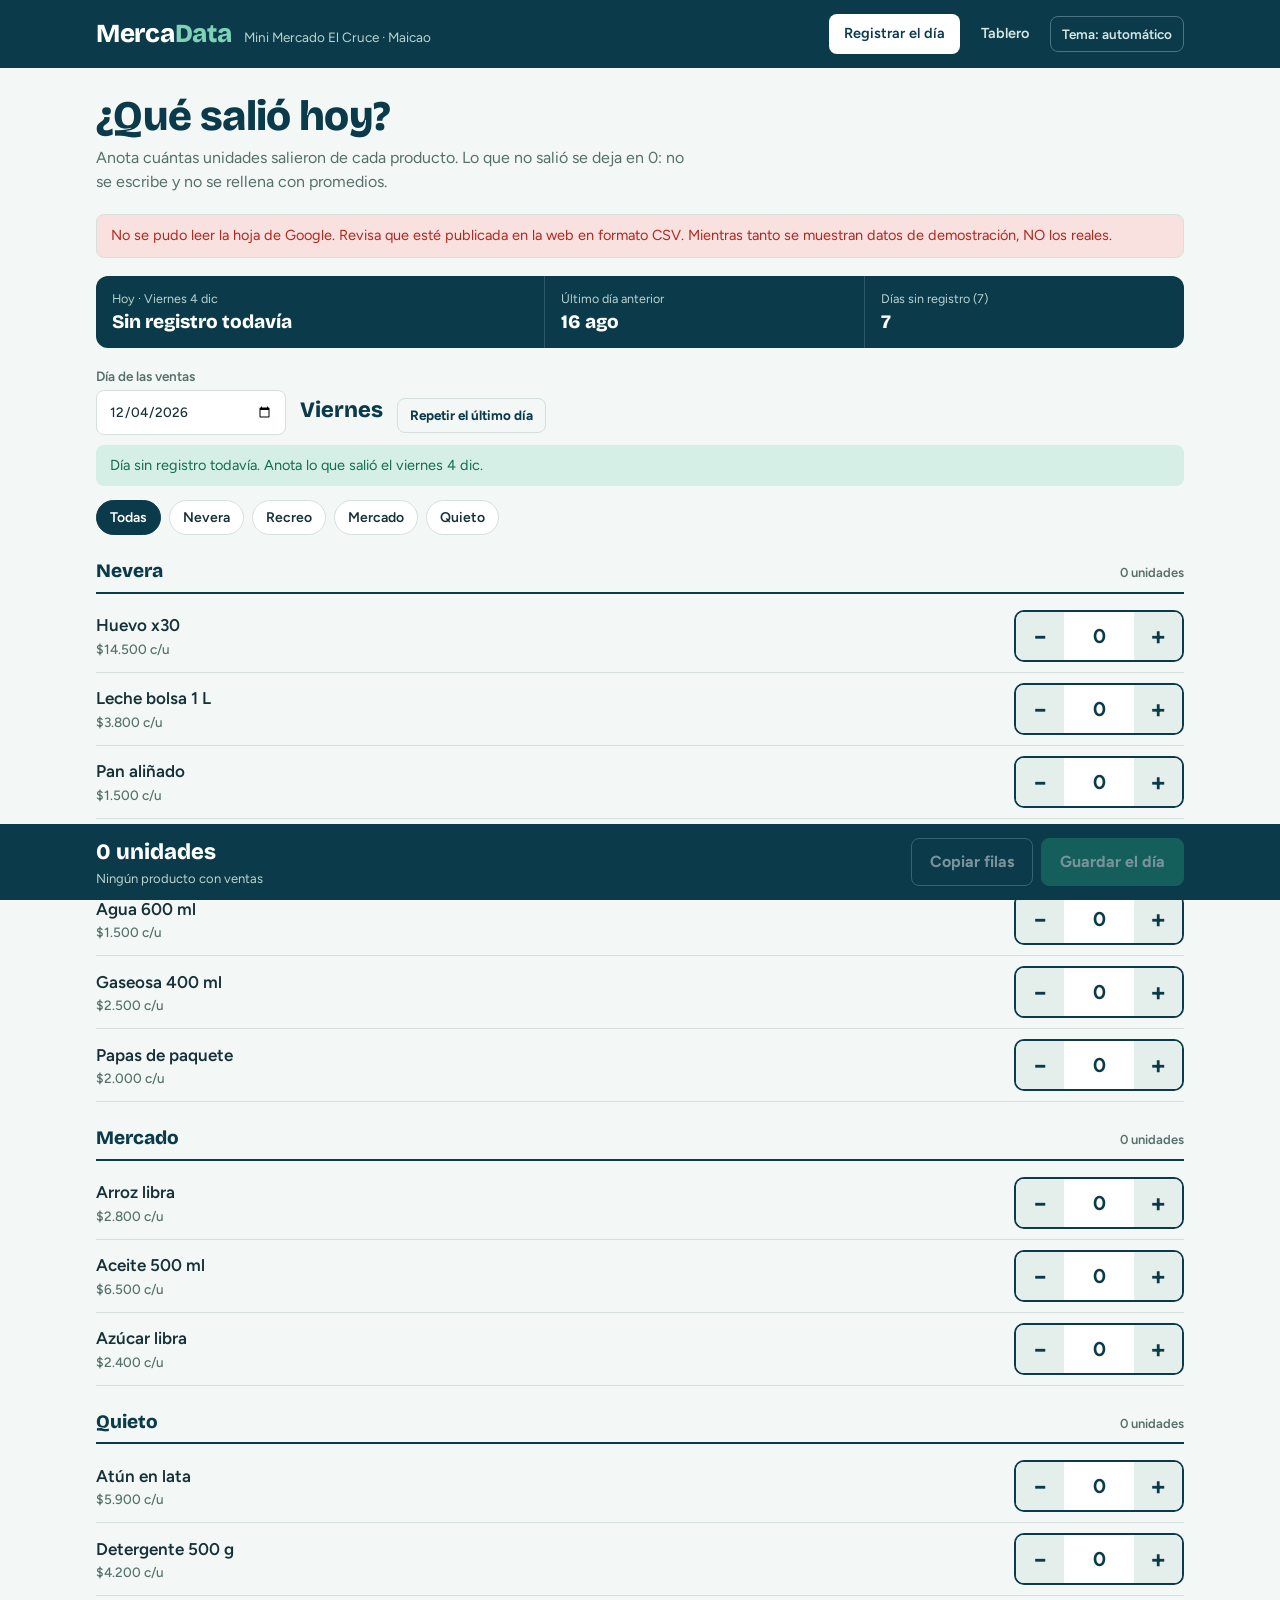
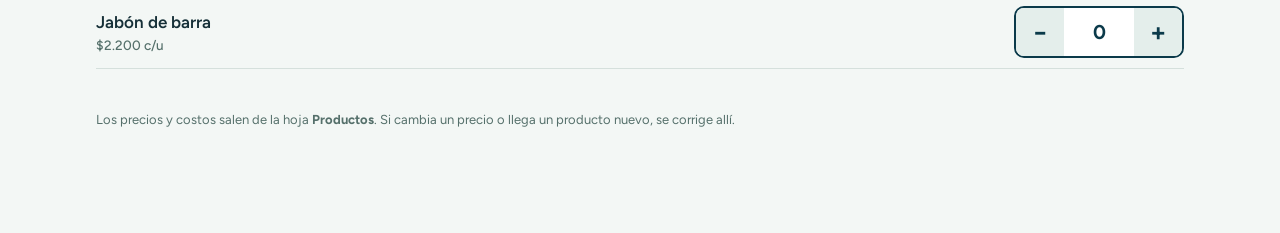
<file: index.html>
<!doctype html>
<html lang="es">
<head>
<meta charset="utf-8">
<meta name="viewport" content="width=device-width, initial-scale=1">
<title>MercaData · Registrar el día</title>
<link rel="icon" href="data:image/svg+xml,%3Csvg xmlns='http://www.w3.org/2000/svg' viewBox='0 0 32 32'%3E%3Crect width='32' height='32' rx='7' fill='%230b3a4a'/%3E%3Cpath d='M7 22V10l9 8 9-8v12' fill='none' stroke='%237fd1b8' stroke-width='3' stroke-linejoin='round'/%3E%3C/svg%3E">
<link rel="preconnect" href="https://fonts.googleapis.com"><link rel="preconnect" href="https://fonts.gstatic.com" crossorigin>
<link href="https://fonts.googleapis.com/css2?family=Bricolage+Grotesque:opsz,wght@12..96,500;12..96,800&family=Figtree:wght@400;500;600;700&display=swap" rel="stylesheet">
<script>try{var _t=localStorage.getItem("md-tema");if(_t)document.documentElement.setAttribute("data-theme",_t)}catch(e){}</script>
<link rel="stylesheet" href="mercadata.css?v=4">
<style>
.hero { padding-block: 26px 8px; }
.hero h1 { font-family: var(--f-display); font-weight: 800; font-size: clamp(28px, 5vw, 42px); line-height: 1.05; margin: 0 0 8px; letter-spacing: -.015em; color: var(--ink); }
.hero p { margin: 0; color: var(--muted); max-width: 60ch; }
.hoy { margin-top: 18px; }
.hoy-card { display: grid; grid-template-columns: 1.4fr 1fr 1fr; gap: 0; background: var(--head); color: #fff; border-radius: 12px; overflow: hidden; }
.hoy-card > div { padding: 14px 16px; border-left: 1px solid #2c5868; min-width: 0; }
.hoy-card > div:first-child { border-left: 0; }
.hoy-card small { display: block; color: #b9d4cd; font-size: 12.5px; }
.hoy-card b { display: block; font-family: var(--f-display); font-weight: 800; font-size: 19px; line-height: 1.2; margin-top: 3px; }
.datebar { display: flex; gap: 14px; align-items: end; flex-wrap: wrap; margin-block: 18px 6px; }
.datebar label.f { width: 190px; }
.datebar .dn { font-family: var(--f-display); font-weight: 800; font-size: 22px; color: var(--ink); padding-bottom: 8px; }
.datebar .btn { margin-bottom: 2px; }
.notice { padding: 10px 14px; border-radius: 8px; font-size: 14.5px; background: var(--green-soft); color: var(--good); margin-block: 10px; animation: rise .35s ease both; }
.notice.warn { background: var(--warn-soft); color: var(--warn); }
.filtro { margin: 14px 0 0; }
.grp { margin-top: 22px; }
.grp h2 { font-family: var(--f-display); font-weight: 800; font-size: 19px; color: var(--ink); margin: 0 0 6px; padding-bottom: 6px; border-bottom: 2px solid var(--ink); display: flex; justify-content: space-between; align-items: baseline; gap: 10px; }
.grp h2 small { font: 600 13px var(--f-body); color: var(--muted); }
.row { display: grid; grid-template-columns: 1fr auto; gap: 12px; align-items: center; padding: 10px 0; border-bottom: 1px solid var(--line); }
.row .n { font-weight: 600; font-size: 17px; }
.row .n small { display: block; font-weight: 500; font-size: 13.5px; color: var(--muted); }
.step { display: inline-grid; grid-template-columns: 48px 70px 48px; align-items: stretch; border: 2px solid var(--btn); border-radius: 10px; overflow: hidden; background: var(--card); }
.step button { appearance: none; border: 0; background: var(--soft); font-size: 26px; font-weight: 700; color: var(--ink); cursor: pointer; line-height: 1; min-height: 48px; }
.step button:hover { background: var(--track); }
.step button:active { filter: brightness(.95); }
.step input { border: 0; border-radius: 0; text-align: center; font: 700 20px var(--f-body); padding: 0; width: 100%; background: var(--card); color: var(--ink); -moz-appearance: textfield; }
.step input::-webkit-outer-spin-button, .step input::-webkit-inner-spin-button { -webkit-appearance: none; margin: 0; }
.row.on .step { border-color: var(--go); }
.row.on .step input { color: var(--green); }
.bar { position: fixed; left: 0; right: 0; bottom: 0; background: var(--head); color: #fff; z-index: 20; padding-bottom: env(safe-area-inset-bottom); }
.bar .wrap { display: flex; gap: 14px; align-items: center; justify-content: space-between; padding-block: 12px; flex-wrap: wrap; }
.bar .sum b { font-family: var(--f-display); font-size: 22px; font-weight: 800; }
.bar .sum small { display: block; color: #b9d4cd; font-size: 13px; }
.bar .acts { display: flex; gap: 8px; }
.bar .btn.ghost { color: #fff; border-color: #6c98a6; background: transparent; }
.bar .btn.ghost:hover { background: #164e63; }
.done { background: var(--good-soft); color: var(--good); border-radius: 8px; padding: 14px 16px; margin-block: 14px; animation: rise .4s ease both; }
.done b { font-family: var(--f-display); font-size: 19px; }
dialog { border: 0; border-radius: 12px; padding: 0; max-width: min(440px, calc(100% - 32px)); background: var(--card); color: var(--ink-2); box-shadow: 0 20px 60px rgba(0,0,0,.35); }
dialog::backdrop { background: rgba(6,34,43,.6); }
dialog .sheet { padding: 22px; display: grid; gap: 14px; }
dialog h2 { margin: 0; font-family: var(--f-display); font-size: 22px; color: var(--ink); }
dialog .acts { display: flex; gap: 8px; justify-content: flex-end; flex-wrap: wrap; }
@media (max-width: 520px) {
  .bar .acts { width: 100%; }
  .bar .acts .btn { flex: 1; }
  .step { grid-template-columns: 44px 58px 44px; }
  .hoy-card { grid-template-columns: 1fr 1fr; }
  .hoy-card > div:first-child { grid-column: 1 / -1; border-left: 0; border-bottom: 1px solid #2c5868; }
  .hoy-card > div:nth-child(3) { border-left: 0; }
}
</style>
</head>
<body>
<header class="top">
  <div class="wrap">
    <a class="brand" href="index.html"><span class="wordmark">Merca<i>Data</i></span><span class="slogan" id="negocio">El cuaderno del tendero, leído</span></a>
    <nav class="nav" aria-label="Principal"><a href="index.html" aria-current="page">Registrar el día</a><a href="tablero.html">Tablero</a><button class="theme-btn" id="tema" type="button" aria-label="Cambiar el tema">Tema: automático</button></nav>
  </div>
</header>

<main class="wrap">
  <section class="hero">
    <h1>¿Qué salió hoy?</h1>
    <p>Anota cuántas unidades salieron de cada producto. Lo que no salió se deja en 0: no se escribe y no se rellena con promedios.</p>
  </section>
  <div id="avisos"></div>
  <div class="hoy" id="hoy" aria-live="polite"></div>
  <div class="datebar">
    <label class="f">Día de las ventas<input type="date" id="fecha"></label>
    <span class="dn" id="dn"></span>
    <button class="btn ghost sm" id="repetir" type="button">Repetir el último día</button>
  </div>
  <div id="aviso-dia" aria-live="polite"></div>
  <div class="filtro"><div class="chips" id="cats" role="group" aria-label="Filtrar por canasta"></div></div>
  <div id="lista"></div>
  <div id="resultado" aria-live="polite"></div>
  <p class="foot">Los precios y costos salen de la hoja <b>Productos</b>. Si cambia un precio o llega un producto nuevo, se corrige allí.</p>
</main>

<div class="bar">
  <div class="wrap">
    <div class="sum"><b id="s-uni">0 unidades</b><small id="s-det">Ningún producto con ventas</small></div>
    <div class="acts">
      <button class="btn ghost" id="copiar" type="button">Copiar filas</button>
      <button class="btn go" id="guardar" type="button">Guardar el día</button>
    </div>
  </div>
</div>

<dialog id="dlg" aria-labelledby="dlg-h">
  <div class="sheet">
    <h2 id="dlg-h">Ese día ya tiene ventas</h2>
    <p id="dlg-p" style="margin:0"></p>
    <div class="acts"><button class="btn ghost" id="dlg-no" type="button">No, revisar</button><button class="btn go" id="dlg-si" type="button">Sí, reemplazar</button></div>
  </div>
</dialog>
<div class="toast" id="toast" hidden></div>

<script src="config.js?v=4"></script>
<script src="demo-data.js?v=4"></script>
<script src="lib.js?v=4"></script>
<script>
(function () {
  "use strict";
  var TEMAS = { auto: "Tema: automático", light: "Tema: claro", dark: "Tema: oscuro" };
  function temaActual() { return document.documentElement.getAttribute("data-theme") || "auto"; }
  function pintaTema() { document.getElementById("tema").textContent = TEMAS[temaActual()]; }
  document.getElementById("tema").addEventListener("click", function () {
    var sig = { auto: "light", light: "dark", dark: "auto" }[temaActual()] || "auto";
    if (sig === "auto") document.documentElement.removeAttribute("data-theme"); else document.documentElement.setAttribute("data-theme", sig);
    try { if (sig === "auto") localStorage.removeItem("md-tema"); else localStorage.setItem("md-tema", sig); } catch (e) {}
    pintaTema();
  });
  pintaTema();
})();
</script>
<script>
(function () {
  "use strict";
  var $ = function (id) { return document.getElementById(id); }, X = window.MD, esc = X.esc, money = X.money;
  var data, qty = {}, cat = "";

  function toast(t) { var e = $("toast"); e.textContent = t; e.hidden = false; clearTimeout(toast.h); toast.h = setTimeout(function () { e.hidden = true; }, 3200); }
  $("negocio").textContent = X.CFG.NEGOCIO || "El cuaderno del tendero, leído";

  function categorias() { var out = []; data.prod.forEach(function (p) { if (out.indexOf(p.categoria) < 0) out.push(p.categoria); }); return out; }
  function renderChips() {
    $("cats").innerHTML = [""].concat(categorias()).map(function (c) { return '<button type="button" data-c="' + esc(c) + '" aria-pressed="' + (cat === c ? "true" : "false") + '">' + (c || "Todas") + "</button>"; }).join("");
  }
  $("cats").addEventListener("click", function (e) { var b = e.target.closest("button[data-c]"); if (!b) return; cat = b.dataset.c; renderChips(); render(); });

  function render() {
    var cats = [], by = {};
    data.prod.forEach(function (p) { if (!by[p.categoria]) { by[p.categoria] = []; cats.push(p.categoria); } by[p.categoria].push(p); });
    $("lista").innerHTML = cats.filter(function (c) { return !cat || c === cat; }).map(function (c) {
      var n = by[c].reduce(function (a, p) { return a + (qty[p.producto] || 0); }, 0);
      return '<section class="grp"><h2>' + esc(c) + "<small>" + n + (n === 1 ? " unidad" : " unidades") + "</small></h2>" + by[c].map(function (p) {
        var q = qty[p.producto] || 0, id = "q-" + X.norm(p.producto).replace(/[^a-z0-9]+/g, "-");
        return '<div class="row' + (q ? " on" : "") + '"><div class="n">' + esc(p.producto) + "<small>" + money(p.precio) + " c/u</small></div>" +
          '<div class="step"><button type="button" data-d="-1" data-p="' + esc(p.producto) + '" aria-label="Quitar una unidad de ' + esc(p.producto) + '">−</button>' +
          '<input type="number" inputmode="numeric" min="0" max="500" id="' + id + '" value="' + q + '" data-p="' + esc(p.producto) + '" aria-label="Unidades de ' + esc(p.producto) + '">' +
          '<button type="button" data-d="1" data-p="' + esc(p.producto) + '" aria-label="Agregar una unidad de ' + esc(p.producto) + '">+</button></div></div>';
      }).join("") + "</section>";
    }).join("");
    resumen();
  }
  function lineas() { return data.prod.filter(function (p) { return (qty[p.producto] || 0) > 0; }).map(function (p) { return { producto: p.producto, categoria: p.categoria, unidades: qty[p.producto], precio: p.precio, costo: p.costo }; }); }
  function resumen() {
    var L = lineas(), u = X.sum(L, function (l) { return l.unidades; }), ing = X.sum(L, function (l) { return l.unidades * l.precio; }), mar = X.sum(L, function (l) { return l.unidades * (l.precio - l.costo); });
    $("s-uni").textContent = u + (u === 1 ? " unidad" : " unidades");
    $("s-det").textContent = L.length ? L.length + (L.length === 1 ? " producto" : " productos") + " · ingreso " + money(ing) + " · margen " + money(mar) : "Ningún producto con ventas";
    $("guardar").disabled = !L.length; $("copiar").disabled = !L.length;
  }
  function setQ(p, v) {
    v = Math.max(0, Math.min(500, Math.round(+v || 0))); qty[p] = v;
    var inp = null; document.querySelectorAll("input[data-p]").forEach(function (i) { if (i.dataset.p === p) inp = i; });
    if (inp) { inp.value = v; inp.closest(".row").classList.toggle("on", v > 0); var g = inp.closest(".grp"), c = 0; g.querySelectorAll("input").forEach(function (i) { c += +i.value || 0; }); g.querySelector("h2 small").textContent = c + (c === 1 ? " unidad" : " unidades"); }
    resumen();
  }
  $("lista").addEventListener("click", function (e) { var b = e.target.closest("button[data-d]"); if (!b) return; setQ(b.dataset.p, (qty[b.dataset.p] || 0) + +b.dataset.d); });
  $("lista").addEventListener("input", function (e) { if (e.target.dataset.p) { var p = e.target.dataset.p, v = Math.max(0, Math.min(500, Math.round(+e.target.value || 0))); qty[p] = v; e.target.closest(".row").classList.toggle("on", v > 0); resumen(); } });
  $("lista").addEventListener("change", function (e) { if (e.target.dataset.p) setQ(e.target.dataset.p, e.target.value); });
  $("lista").addEventListener("focusin", function (e) { if (e.target.tagName === "INPUT") e.target.select(); });

  function renderHoy() {
    var hoy = X.today(), ven = data.ven, hoyL = ven.filter(function (v) { return v.fecha === hoy; });
    var last = ven.map(function (v) { return v.fecha; }).filter(function (f) { return f && f < hoy; }).sort().pop();
    var u = X.sum(hoyL, function (v) { return v.unidades; }), faltan = 0;
    for (var i = 0; i < 7; i++) { var d = X.addDays(hoy, -i); if (!ven.some(function (v) { return v.fecha === d; })) faltan++; }
    $("hoy").innerHTML = '<div class="hoy-card"><div><small>Hoy · ' + esc(X.dayName(hoy)) + " " + X.fmtDate(hoy) + "</small><b>" + (hoyL.length ? hoyL.length + (hoyL.length === 1 ? " producto" : " productos") + " · " + u + " unidades" : "Sin registro todavía") + "</b></div>" +
      "<div><small>Último día anterior</small><b>" + (last ? X.fmtDate(last) : "—") + "</b></div>" +
      "<div><small>Días sin registro (7)</small><b>" + faltan + "</b></div></div>";
  }

  function cargarDia() {
    var f = $("fecha").value; $("dn").textContent = f ? X.dayName(f) : ""; $("resultado").innerHTML = "";
    qty = {}; var ya = data.ven.filter(function (v) { return v.fecha === f; });
    ya.forEach(function (v) { qty[v.producto] = (qty[v.producto] || 0) + v.unidades; });
    $("aviso-dia").innerHTML = ya.length ? '<div class="notice warn" role="status"><b>El ' + X.fmtDate(f) + " ya tiene " + ya.length + " líneas registradas.</b> Se muestran abajo. Si corriges y guardas, reemplazan a las anteriores; no se duplican.</div>" : (f ? '<div class="notice" role="status">Día sin registro todavía. Anota lo que salió el ' + esc(X.dayName(f).toLowerCase()) + " " + X.fmtDate(f) + ".</div>" : "");
    render(); renderHoy();
  }
  $("fecha").addEventListener("change", cargarDia);

  $("repetir").addEventListener("click", function () {
    var f = $("fecha").value, prev = data.ven.map(function (v) { return v.fecha; }).filter(function (x) { return x && x !== f; }).sort().pop();
    if (!prev) { toast("No hay un día anterior para repetir."); return; }
    qty = {}; data.ven.filter(function (v) { return v.fecha === prev; }).forEach(function (v) { qty[v.producto] = (qty[v.producto] || 0) + v.unidades; });
    $("resultado").innerHTML = ""; $("aviso-dia").innerHTML = '<div class="notice" role="status">Copiado el ' + esc(X.dayName(prev)) + " " + X.fmtDate(prev) + ". Ajusta lo que haya cambiado y guarda.</div>";
    render(); toast("Unidades copiadas. Ajusta lo que haya cambiado.");
  });

  function payload(reemplazar) { return { fecha: $("fecha").value, reemplazar: !!reemplazar, registro: "Web", lineas: lineas().map(function (l) { return { producto: l.producto, unidades: l.unidades }; }) }; }
  function aplicarLocal(f) {
    data.ven = data.ven.filter(function (v) { return v.fecha !== f; });
    lineas().forEach(function (l) { data.ven.push({ fecha: f, producto: l.producto, categoria: l.categoria, unidades: l.unidades, precio: l.precio, costoU: l.costo, ingreso: l.unidades * l.precio, costo: l.unidades * l.costo, margen: l.unidades * (l.precio - l.costo) }); });
  }
  function enviar(reemplazar) {
    var b = $("guardar"); b.disabled = true; b.textContent = "Guardando…";
    X.registrar(payload(reemplazar)).then(function (r) {
      b.textContent = "Guardar el día"; resumen();
      if (r.ok) {
        var f = $("fecha").value; aplicarLocal(f);
        $("resultado").innerHTML = '<div class="done" role="status"><b>Día guardado: ' + esc(X.dayName(f)) + " " + X.fmtDate(f) + "</b><br>" + r.lineas + " líneas · " + r.unidades + " unidades · ingreso " + money(r.ingreso) + (r.reemplazo ? ". Reemplazó las " + r.reemplazo + " líneas anteriores." : "") + ' El tablero lo muestra en unos minutos.</div>';
        qty = {}; render(); renderHoy(); $("aviso-dia").innerHTML = ""; window.scrollTo({ top: $("resultado").offsetTop - 80, behavior: "smooth" });
      } else if (r.duplicado) {
        $("dlg-p").textContent = "El " + X.fmtDate($("fecha").value) + " ya tiene " + r.filas + " líneas en la hoja. ¿Quieres reemplazarlas por lo que anotaste ahora? No se duplican.";
        $("dlg").showModal();
      } else if (r.sinConfig) {
        toast("El guardado no está conectado todavía. Usa “Copiar filas” y pégalas en la hoja Ventas.");
      } else {
        $("resultado").innerHTML = '<div class="banner err" role="alert">' + esc(r.error || "No se pudo guardar.") + " Puedes usar “Copiar filas” y pegarlas a mano en la hoja Ventas.</div>";
      }
    });
  }
  $("guardar").addEventListener("click", function () { if (!$("fecha").value) { toast("Elige el día de las ventas."); return; } enviar(false); });
  $("dlg-no").addEventListener("click", function () { $("dlg").close(); });
  $("dlg-si").addEventListener("click", function () { $("dlg").close(); enviar(true); });

  $("copiar").addEventListener("click", function () {
    var f = $("fecha").value; if (!f) { toast("Elige el día de las ventas."); return; }
    var t = lineas().map(function (l) { return [f, X.dayName(f), l.producto, l.categoria, l.unidades, l.precio, l.unidades * l.precio, l.costo, l.unidades * l.costo, l.unidades * (l.precio - l.costo)].join("\t"); }).join("\n");
    if (navigator.clipboard && navigator.clipboard.writeText) navigator.clipboard.writeText(t).then(function () { toast("Filas copiadas. Pégalas en la primera fila libre de la hoja Ventas."); }, function () { toast("No se pudo copiar."); });
    else toast("No se pudo copiar.");
  });

  $("fecha").max = X.today(); $("fecha").value = X.today();
  X.loadData().then(function (d) {
    data = d; renderChips();
    var av = d.avisos.slice();
    if (d.modo === "demo" && !av.length) av.push("Estás viendo datos de demostración. Conecta las hojas de Google en config.js para ver y guardar los datos reales.");
    if (!X.CFG.REGISTRO) av.push("El guardado automático no está conectado (REGISTRO en config.js). Mientras tanto, usa “Copiar filas”.");
    $("avisos").innerHTML = av.map(function (a) { return '<div class="banner' + (d.avisos.length ? " err" : "") + '" role="status">' + esc(a) + "</div>"; }).join("");
    cargarDia();
  });
})();
</script>
</body>
</html>
</file>
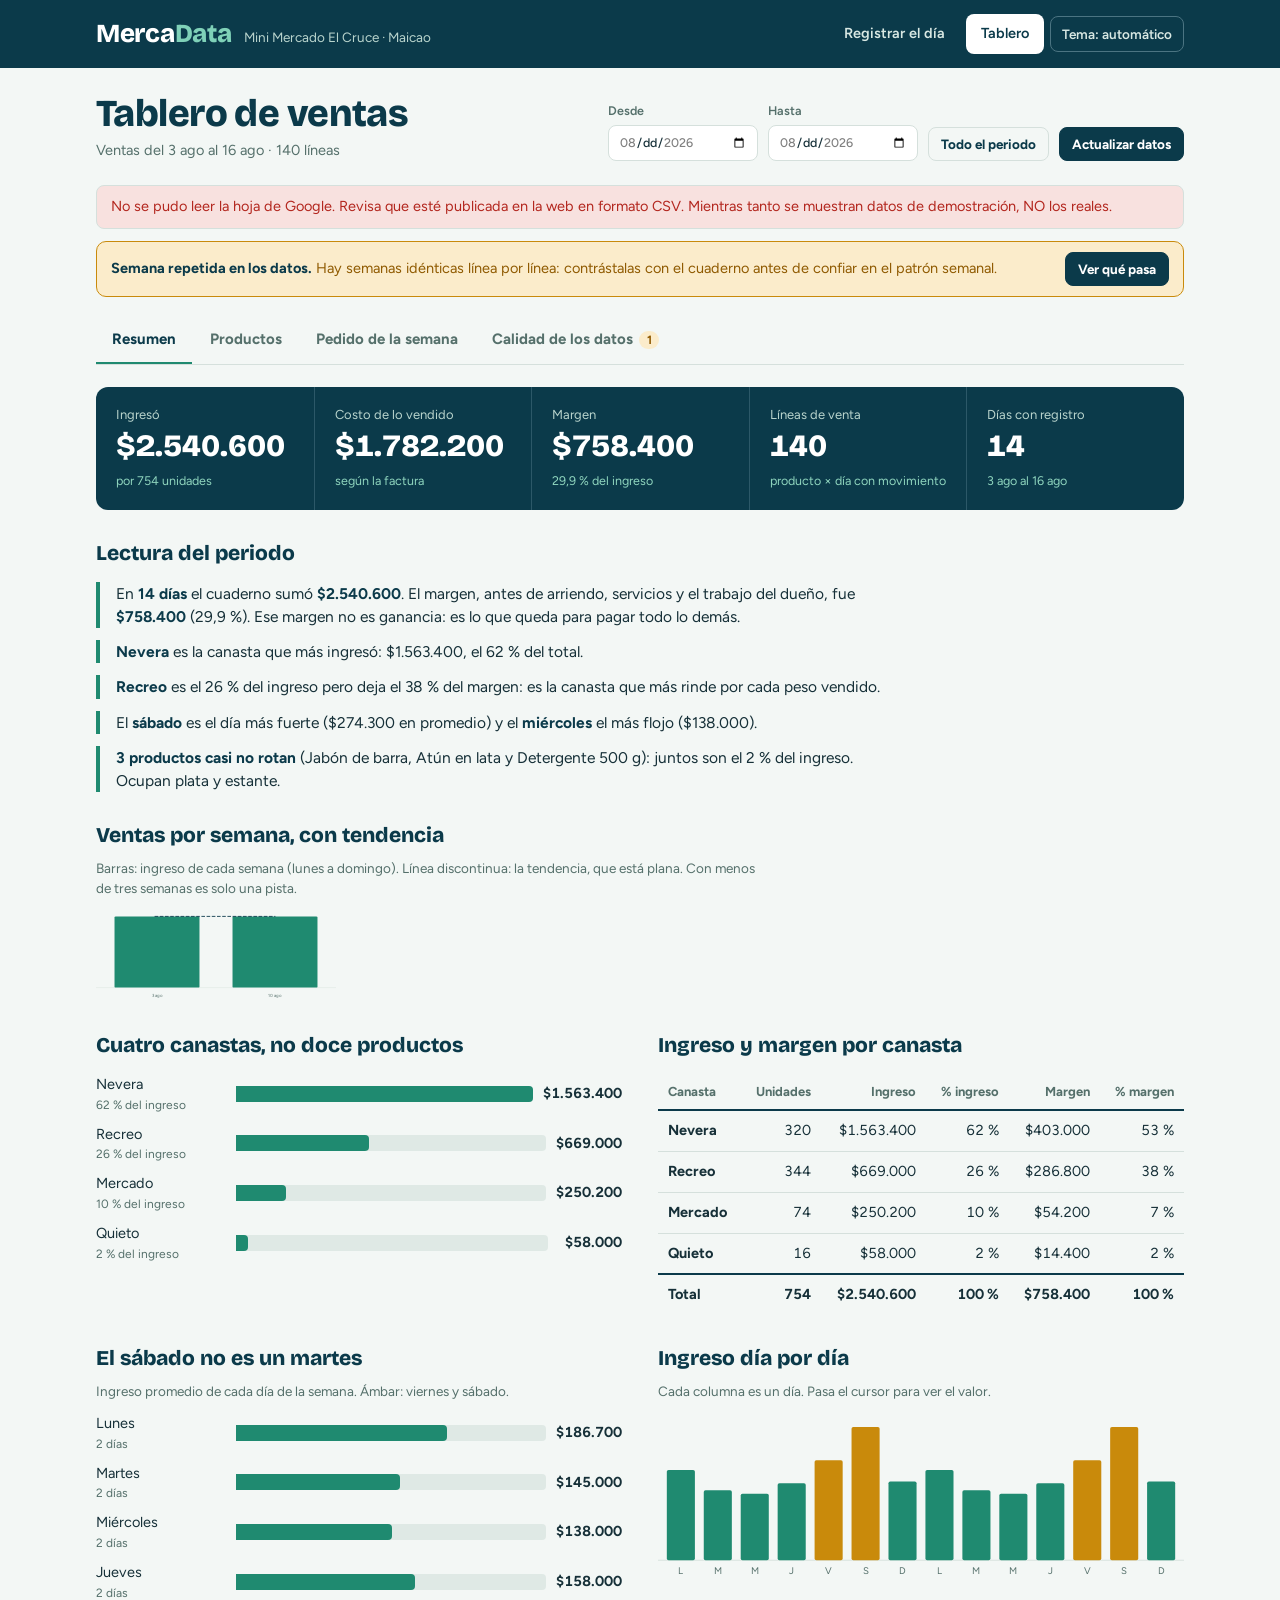
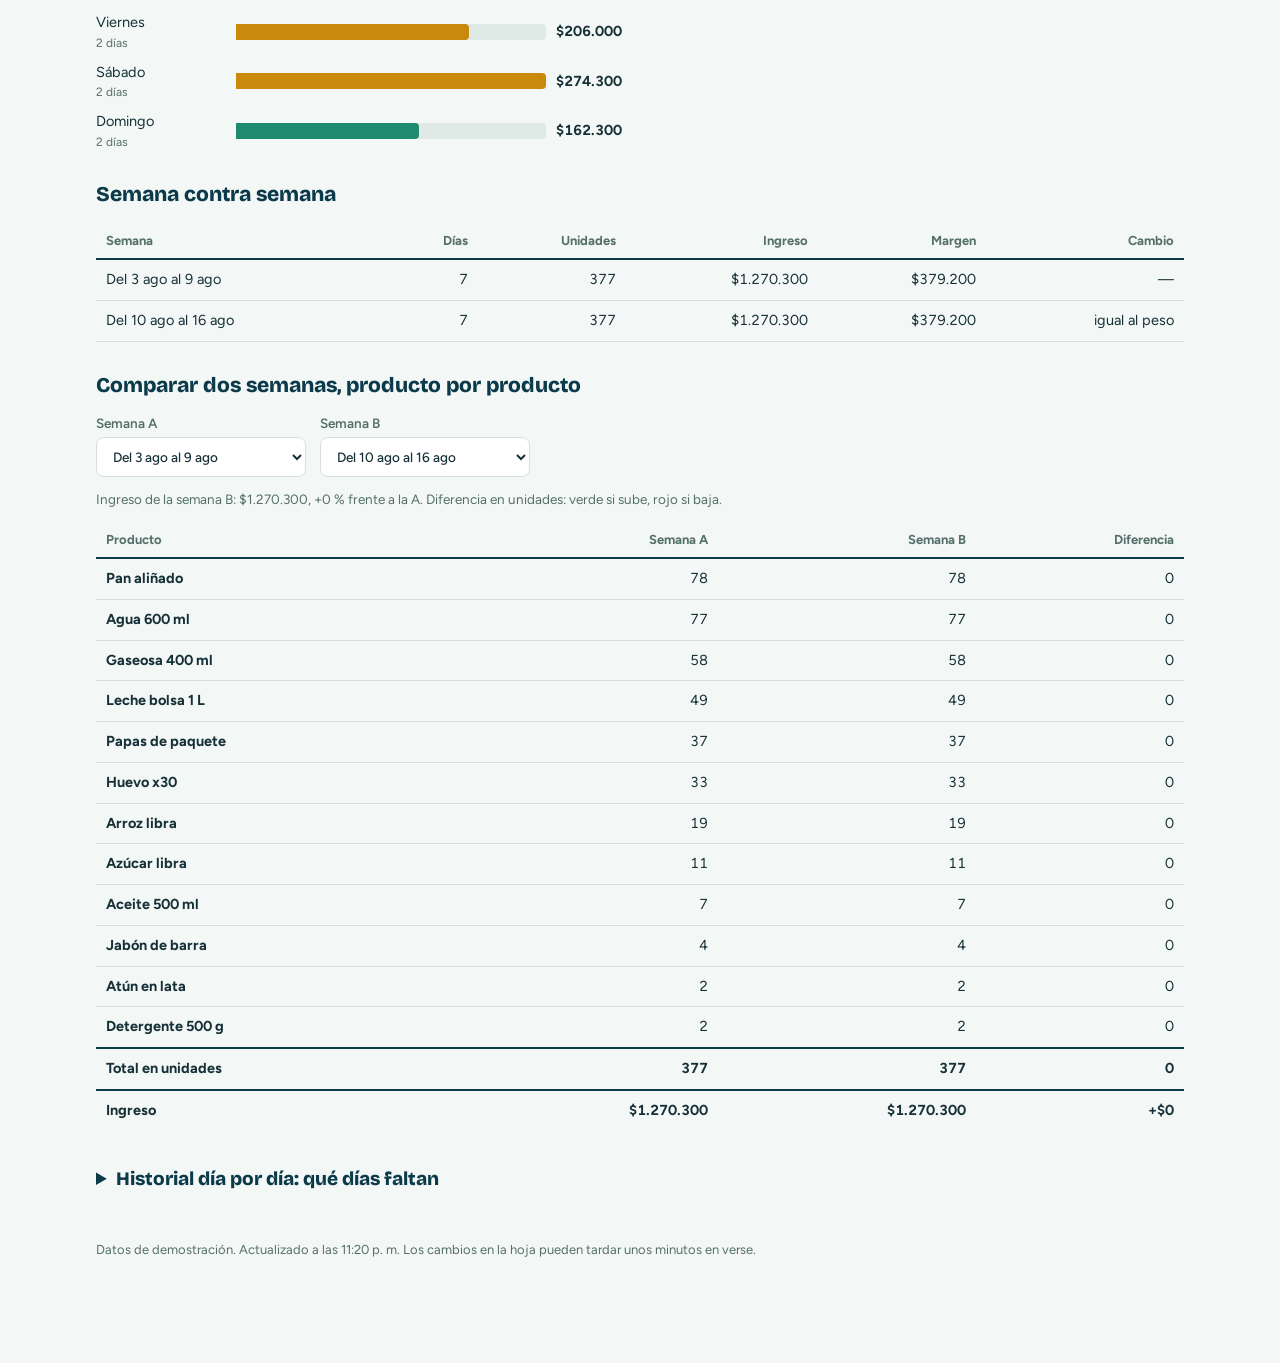
<file: tablero.html>
<!doctype html>
<html lang="es">
<head>
<meta charset="utf-8">
<meta name="viewport" content="width=device-width, initial-scale=1">
<title>MercaData · Tablero</title>
<link rel="icon" href="data:image/svg+xml,%3Csvg xmlns='http://www.w3.org/2000/svg' viewBox='0 0 32 32'%3E%3Crect width='32' height='32' rx='7' fill='%230b3a4a'/%3E%3Cpath d='M7 22V10l9 8 9-8v12' fill='none' stroke='%237fd1b8' stroke-width='3' stroke-linejoin='round'/%3E%3C/svg%3E">
<script>try{var _t=localStorage.getItem("md-tema");if(_t)document.documentElement.setAttribute("data-theme",_t)}catch(e){}</script>
<link rel="preconnect" href="https://fonts.googleapis.com"><link rel="preconnect" href="https://fonts.gstatic.com" crossorigin>
<link href="https://fonts.googleapis.com/css2?family=Bricolage+Grotesque:opsz,wght@12..96,500;12..96,800&family=Figtree:wght@400;500;600;700&display=swap" rel="stylesheet">
<link rel="stylesheet" href="mercadata.css?v=4">
<style>
.page-h { display: flex; justify-content: space-between; align-items: end; gap: 16px; flex-wrap: wrap; padding-block: 26px 12px; }
.page-h h1 { font-family: var(--f-display); font-weight: 800; font-size: clamp(26px, 4vw, 38px); margin: 0; line-height: 1.05; color: var(--ink); letter-spacing: -.015em; }
.page-h p { margin: 6px 0 0; color: var(--muted); font-size: 14.5px; }
.tools { display: flex; gap: 10px; align-items: end; flex-wrap: wrap; }
.tools label.f { font-size: 12.5px; }
.tools input[type=date] { padding: 7px 10px; width: 150px; }
.tabs { display: flex; gap: 2px; border-bottom: 1px solid var(--line); margin-bottom: 22px; overflow-x: auto; scrollbar-width: none; }
.tab { appearance: none; border: 0; background: transparent; padding: 11px 16px; font-weight: 700; font-size: 15px; color: var(--muted); border-bottom: 3px solid transparent; cursor: pointer; white-space: nowrap; margin-bottom: -1px; transition: color .2s ease, border-color .2s ease; }
.tab:hover { color: var(--ink); }
.tab[aria-selected="true"] { color: var(--ink); border-bottom-color: var(--green); }
.tab .n { display: inline-block; min-width: 20px; padding: 0 6px; margin-left: 6px; border-radius: 999px; background: var(--amber-soft); color: var(--warn); font-size: 12px; text-align: center; }
.panel > * + * { margin-top: 28px; }

.ledger { display: grid; grid-template-columns: repeat(5, 1fr); background: var(--head); color: #fff; border-radius: 12px; overflow: hidden; }
.ledger > div { padding: 18px 20px; border-left: 1px solid #2c5868; min-width: 0; }
.ledger > div:first-child { border-left: 0; }
.ledger small { display: block; color: #b9d4cd; font-size: 13px; }
.ledger b { display: block; font-family: var(--f-display); font-weight: 800; font-size: clamp(22px, 3vw, 31px); color: #fff; font-variant-numeric: tabular-nums; line-height: 1.15; margin-block: 4px; }
.ledger span { font-size: 12.5px; color: #8fd5be; }

.cols2 { display: grid; grid-template-columns: 1fr 1fr; gap: 36px; }
h2.s { font-family: var(--f-display); font-weight: 800; font-size: 21px; margin: 0 0 12px; color: var(--ink); }
.sub { font-size: 13.5px; color: var(--muted); margin: -6px 0 12px; max-width: 75ch; }

.bars { display: grid; gap: 10px; }
.br { display: grid; grid-template-columns: minmax(84px, 130px) 1fr auto; gap: 10px; align-items: center; font-size: 14.5px; }
.br .t { height: 16px; background: var(--track); border-radius: 0 4px 4px 0; position: relative; }
.br .f { height: 100%; background: var(--green); border-radius: 0 4px 4px 0; min-width: 2px; transition: width .5s ease; }
.br .f.amber { background: var(--amber); }
.br b { font-variant-numeric: tabular-nums; font-weight: 700; min-width: 64px; text-align: right; }
.br span.l { overflow-wrap: anywhere; }
.br span.l small { display: block; color: var(--muted); font-size: 12px; }

.read { margin: 0; padding: 0; list-style: none; display: grid; gap: 12px; }
.read li { padding-left: 16px; border-left: 4px solid var(--green); font-size: 15.5px; max-width: 80ch; }
.read li b { font-weight: 700; color: var(--ink); }

table { width: 100%; border-collapse: collapse; font-size: 14.5px; }
th { text-align: left; font-size: 13px; color: var(--muted); font-weight: 700; padding: 8px 10px; border-bottom: 2px solid var(--ink); white-space: nowrap; }
td { padding: 9px 10px; border-bottom: 1px solid var(--line); vertical-align: top; }
td.r, th.r { text-align: right; font-variant-numeric: tabular-nums; }
tfoot td { border-top: 2px solid var(--ink); border-bottom: 0; font-weight: 700; }
tr.falta td { background: var(--warn-soft); color: var(--warn); }
.scroll { overflow-x: auto; }
.rule { font-size: 13.5px; color: var(--muted); max-width: 85ch; }
.up { color: var(--good); font-weight: 700; } .down { color: var(--bad); font-weight: 700; }

.al { display: inline-flex; align-items: center; gap: 6px; font-weight: 700; font-size: 13px; padding: 2px 10px 2px 8px; border-radius: 999px; white-space: nowrap; }
.al svg { width: 12px; height: 12px; flex: none; }
.al.Pausar { background: var(--bad-soft); color: var(--bad); }
.al.Reforzar { background: var(--amber-soft); color: var(--warn); }
.al.Firme { background: var(--good-soft); color: var(--good); }
.al.Normal { background: var(--soft); color: var(--ink-2); }
.al.Sin { background: var(--card); color: var(--muted); border: 1px dashed var(--line); }

.colchart { width: 100%; height: auto; display: block; overflow: visible; }
.colchart text { font: 11px var(--f-body); fill: var(--muted); }
.colchart rect.bar { fill: var(--green); transition: fill .15s ease; }
.colchart rect.bar.fin { fill: var(--amber); }
.colchart rect.bar.parc { opacity: .4; }
.colchart rect.bar:hover { fill: var(--ink); }
.colchart .trend { fill: none; stroke: var(--ink); stroke-width: 2.2; stroke-dasharray: 7 6; stroke-linecap: round; }
.colchart .trend-dot { fill: var(--paper); stroke: var(--ink); stroke-width: 2; }

.heat td.h { text-align: center; font-variant-numeric: tabular-nums; font-weight: 600; min-width: 46px; }
.heat th { text-align: center; }
.heat th:first-child, .heat td:first-child { text-align: left; }

.chk { display: grid; gap: 10px; }
.chk > div { display: grid; grid-template-columns: auto 1fr; gap: 12px; padding: 12px 14px; border-radius: 10px; background: var(--card); border: 1px solid var(--line); }
.chk > div.revisar { background: var(--warn-soft); border-color: var(--amber); }
.chk b { display: block; font-size: 15.5px; color: var(--ink); }
.chk p { margin: 2px 0 0; font-size: 14.5px; max-width: 85ch; }
.chk .ic { width: 22px; height: 22px; margin-top: 2px; }
.pill { display: inline-block; font-size: 12.5px; font-weight: 700; padding: 1px 9px; border-radius: 999px; margin-left: 8px; vertical-align: 1px; }
.pill.ok { background: var(--good-soft); color: var(--good); } .pill.revisar { background: var(--amber-soft); color: var(--warn); }

.alertbar { background: var(--warn-soft); border: 1px solid var(--amber); color: var(--warn); padding: 10px 14px; border-radius: 10px; font-size: 14.5px; display: flex; gap: 12px; align-items: center; justify-content: space-between; flex-wrap: wrap; margin-bottom: 20px; animation: rise .35s ease both; }
.alertbar b { color: var(--ink); }
.ctrl { display: flex; gap: 14px; align-items: end; flex-wrap: wrap; }
.ctrl label.f { width: 180px; }
.acciones { display: flex; gap: 8px; flex-wrap: wrap; align-items: center; }
.pares { display: flex; gap: 14px; flex-wrap: wrap; align-items: end; }
.pares label.f { width: 210px; }
.hist > summary { cursor: pointer; font-family: var(--f-display); font-weight: 800; font-size: 19px; color: var(--ink); padding: 6px 0; }
.hist[open] > summary { margin-bottom: 10px; }
.hist-sub { margin: 0 0 6px; font-size: 13.5px; color: var(--muted); }

.present { position: fixed; inset: 0; z-index: 60; background: var(--head); color: #e6f2ee; overflow-y: auto; padding: clamp(22px, 4vw, 56px); animation: rise .35s ease both; }
.present .in { max-width: 1040px; margin: 0 auto; }
.present h2 { font-family: var(--f-display); font-weight: 800; font-size: clamp(30px, 4.6vw, 56px); line-height: 1.05; color: #fff; margin: 0 0 6px; letter-spacing: -.015em; }
.present .sub2 { color: #9db8b1; font-size: clamp(16px, 2vw, 22px); margin: 0 0 clamp(22px, 4vw, 40px); }
.present ul.pl { list-style: none; margin: 0; padding: 0; display: grid; gap: clamp(14px, 2.4vw, 26px); font-size: clamp(18px, 2.3vw, 27px); line-height: 1.4; }
.present ul.pl li { padding-left: 18px; border-left: 5px solid #4fc2a0; max-width: 62ch; }
.present ul.pl li b { color: #fff; }
.present .pt-grid { display: grid; grid-template-columns: repeat(auto-fill, minmax(230px, 1fr)); gap: 10px; margin-top: clamp(24px, 4vw, 44px); }
.present .pt-grid div { background: rgba(255,255,255,.07); border-radius: 10px; padding: 12px 16px; display: flex; justify-content: space-between; align-items: baseline; gap: 10px; font-size: clamp(16px, 1.8vw, 20px); }
.present .pt-grid b { font-family: var(--f-display); font-size: clamp(24px, 2.8vw, 34px); color: #fff; }
.present .pt-off { margin-top: 22px; color: #9db8b1; font-size: clamp(15px, 1.7vw, 19px); }
.present .x { position: fixed; top: 14px; right: 14px; }
.present .x.btn.ghost { color: #fff; border-color: #6c98a6; background: transparent; }
.present .x.btn.ghost:hover { background: #164e63; }

#imprimir { display: none; }
.talla { font-size: 14.5px; }

.foot { padding-block: 28px 90px; color: var(--muted); font-size: 13px; }

@media (max-width: 860px) {
  .ledger { grid-template-columns: repeat(2, 1fr); }
  .ledger > div { border-left: 0; border-top: 1px solid #2c5868; }
  .ledger > div:nth-child(-n+2) { border-top: 0; }
  .ledger > div:nth-child(even) { border-left: 1px solid #2c5868; }
  .ledger > div:last-child { grid-column: 1 / -1; border-left: 0; }
  .cols2 { grid-template-columns: 1fr; gap: 28px; }
}
.cols2 > *, .panel > * { min-width: 0; }
@media (max-width: 560px) {
  .colchart text { font-size: 17px; }
  .br { grid-template-columns: 96px 1fr auto; gap: 8px; font-size: 14px; }
  .br b { min-width: 0; font-size: 13px; }
  .ledger > div { padding: 14px 14px; }
  .scroll table { font-size: 13px; }
  .xs-hide { display: none; }
  .scroll th, .scroll td { padding: 7px 6px; }
  .br { gap: 6px; }
  .tab { padding: 11px 12px; }
  .pares label.f { width: 100%; }
  .ctrl label.f { width: 100%; }
}
@media print {
  body > *:not(#imprimir) { display: none !important; }
  #imprimir { display: block !important; color: #000; background: #fff; font: 14px/1.4 var(--f-body, Arial), sans-serif; }
  #imprimir h1 { font-size: 22px; margin: 0 0 4px; }
  #imprimir table { font-size: 13px; }
  #imprimir th, #imprimir td { border-bottom: 1px solid #999; padding: 6px 8px; color: #000; }
  #imprimir .caja { width: 26px; font-size: 18px; text-align: center; }
  #imprimir .real { width: 110px; border-bottom: 1px solid #000; }
  @page { margin: 14mm; }
}
</style>
</head>
<body>
<header class="top">
  <div class="wrap">
    <a class="brand" href="index.html"><span class="wordmark">Merca<i>Data</i></span><span class="slogan" id="negocio">El cuaderno del tendero, leído</span></a>
    <nav class="nav" aria-label="Principal"><a href="index.html">Registrar el día</a><a href="tablero.html" aria-current="page">Tablero</a><button class="theme-btn" id="tema" type="button" aria-label="Cambiar el tema">Tema: automático</button></nav>
  </div>
</header>

<main class="wrap">
  <div class="page-h">
    <div><h1>Tablero de ventas</h1><p id="periodo">Cargando datos…</p></div>
    <div class="tools">
      <label class="f">Desde<input type="date" id="desde"></label>
      <label class="f">Hasta<input type="date" id="hasta"></label>
      <button class="btn ghost sm" id="limpiar" type="button">Todo el periodo</button>
      <button class="btn sm" id="recargar" type="button">Actualizar datos</button>
    </div>
  </div>
  <div id="avisos"></div>
  <div id="alertbar"></div>

  <div class="tabs" role="tablist" aria-label="Secciones del tablero">
    <button class="tab" role="tab" id="t-resumen" aria-controls="p-resumen" aria-selected="true" data-tab="resumen">Resumen</button>
    <button class="tab" role="tab" id="t-productos" aria-controls="p-productos" aria-selected="false" data-tab="productos">Productos</button>
    <button class="tab" role="tab" id="t-pedido" aria-controls="p-pedido" aria-selected="false" data-tab="pedido">Pedido de la semana</button>
    <button class="tab" role="tab" id="t-calidad" aria-controls="p-calidad" aria-selected="false" data-tab="calidad">Calidad de los datos<span class="n" id="n-calidad" hidden></span></button>
  </div>

  <section class="panel" id="p-resumen" role="tabpanel" aria-labelledby="t-resumen">
    <div class="ledger" id="ledger"></div>
    <div><h2 class="s">Lectura del periodo</h2><ul class="read" id="lectura"></ul></div>
    <div><h2 class="s">Ventas por semana, con tendencia</h2><p class="sub" id="sem-sub"></p><div id="c-sem"></div></div>
    <div class="cols2">
      <div><h2 class="s">Cuatro canastas, no doce productos</h2><div class="bars" id="b-cat"></div></div>
      <div><h2 class="s">Ingreso y margen por canasta</h2><div class="scroll" id="t-cat"></div></div>
    </div>
    <div class="cols2">
      <div><h2 class="s">El sábado no es un martes</h2><p class="sub">Ingreso promedio de cada día de la semana. Ámbar: viernes y sábado.</p><div class="bars" id="b-dow"></div></div>
      <div><h2 class="s">Ingreso día por día</h2><p class="sub" id="dia-sub"></p><div id="c-dia"></div></div>
    </div>
    <div><h2 class="s">Semana contra semana</h2><div class="scroll" id="t-sem"></div></div>
    <div><h2 class="s">Comparar dos semanas, producto por producto</h2>
      <div class="pares"><label class="f">Semana A<select id="wa"></select></label><label class="f">Semana B<select id="wb"></select></label></div>
      <p class="sub" id="comp-sub" style="margin-top:12px"></p>
      <div class="scroll" id="t-comp"></div>
    </div>
    <details class="hist" id="hist"><summary>Historial día por día: qué días faltan</summary><p class="hist-sub" id="hist-sub"></p><div class="scroll" id="t-hist"></div></details>
  </section>

  <section class="panel" id="p-productos" role="tabpanel" aria-labelledby="t-productos" hidden>
    <div><h2 class="s">Lo que rota y lo que se queda quieto</h2><div class="scroll" id="t-prod"></div>
      <p class="rule" id="reglas"></p></div>
    <div><h2 class="s">Qué se vende cada día</h2><p class="sub">Unidades vendidas por producto y día de la semana en el periodo. Cuanto más oscuro, más sale ese día.</p><div class="scroll" id="t-heat"></div></div>
  </section>

  <section class="panel" id="p-pedido" role="tabpanel" aria-labelledby="t-pedido" hidden>
    <div class="acciones"><button class="btn sm" id="presentar" type="button">Modo presentación</button><button class="btn ghost sm" id="imprimir-btn" type="button">Imprimir lista de compras</button></div>
    <div><h2 class="s">Cuatro decisiones de pedido</h2><ul class="read" id="decisiones"></ul></div>
    <div>
      <h2 class="s">Cuánto pedir la próxima semana</h2>
      <p class="sub" id="pedido-base"></p>
      <div class="ctrl"><label class="f">Colchón de seguridad (%)<input type="number" id="colchon" min="0" max="100" value="0" inputmode="numeric"></label><button class="btn go sm" id="copiar-pedido" type="button">Copiar pedido</button></div>
      <div class="scroll" id="t-pedido-t" style="margin-top:14px"></div>
    </div>
    <p class="rule">El pedido es el promedio semanal de lo que salió, repartido entre lunes a jueves y viernes a domingo. No descuenta lo que ya hay en el estante: el cuaderno no registra el inventario. Con pocas semanas de datos no se promete “así va a ser noviembre”, solo el pedido de la otra semana.</p>
  </section>

  <section class="panel" id="p-calidad" role="tabpanel" aria-labelledby="t-calidad" hidden>
    <div><h2 class="s">¿Se puede confiar en estos números?</h2><p class="sub">Revisiones automáticas sobre toda la hoja de Ventas, sin importar las fechas elegidas arriba.</p><div class="chk" id="chk"></div></div>
    <div><h2 class="s">Reglas de limpieza del cuaderno</h2><div class="scroll" id="t-reglas"></div></div>
  </section>

  <p class="foot" id="foot"></p>
</main>

<div class="present" id="present" role="dialog" aria-modal="true" aria-labelledby="pres-h" hidden>
  <div class="in">
    <h2 id="pres-h">Pedido de la semana</h2>
    <p class="sub2" id="pres-sub"></p>
    <ul class="pl" id="pres-body"></ul>
    <div class="pt-grid" id="pres-tot"></div>
    <p class="pt-off" id="pres-off"></p>
  </div>
  <button class="btn ghost x" id="pres-x" type="button">Cerrar (Esc)</button>
</div>

<div id="imprimir" aria-hidden="true"></div>
<div class="toast" id="toast" hidden></div>

<script src="config.js?v=4"></script>
<script src="demo-data.js?v=4"></script>
<script src="lib.js?v=4"></script>
<script src="analisis.js?v=4"></script>
<script>
(function () {
  "use strict";
  var TEMAS = { auto: "Tema: automático", light: "Tema: claro", dark: "Tema: oscuro" };
  function temaActual() { return document.documentElement.getAttribute("data-theme") || "auto"; }
  function pintaTema() { document.getElementById("tema").textContent = TEMAS[temaActual()]; }
  document.getElementById("tema").addEventListener("click", function () {
    var sig = { auto: "light", light: "dark", dark: "auto" }[temaActual()] || "auto";
    if (sig === "auto") document.documentElement.removeAttribute("data-theme"); else document.documentElement.setAttribute("data-theme", sig);
    try { if (sig === "auto") localStorage.removeItem("md-tema"); else localStorage.setItem("md-tema", sig); } catch (e) {}
    pintaTema();
  });
  pintaTema();
})();
</script>
<script>
(function () {
  "use strict";
  var $ = function (id) { return document.getElementById(id); }, X = window.MD, esc = X.esc, money = X.money, sum = X.sum, DIAS = X.ORDEN_DIAS;
  var data, loadedAt, A, Q, PN = {}, pedidoRows = [];
  $("negocio").textContent = X.CFG.NEGOCIO || "El cuaderno del tendero, leído";

  function toast(t) { var e = $("toast"); e.textContent = t; e.hidden = false; clearTimeout(toast.h); toast.h = setTimeout(function () { e.hidden = true; }, 3000); }
  var TABS = ["resumen", "productos", "pedido", "calidad"];
  function showTab(n) { TABS.forEach(function (t) { $("p-" + t).hidden = t !== n; $("t-" + t).setAttribute("aria-selected", t === n ? "true" : "false"); }); try { history.replaceState(null, "", "#" + n); } catch (e) {} }
  document.querySelector(".tabs").addEventListener("click", function (e) { var b = e.target.closest("[data-tab]"); if (b) showTab(b.dataset.tab); });
  document.querySelector(".tabs").addEventListener("keydown", function (e) {
    if (e.key !== "ArrowRight" && e.key !== "ArrowLeft") return;
    var cur = TABS.indexOf((document.querySelector('.tab[aria-selected="true"]') || {}).dataset.tab), n = TABS[(cur + (e.key === "ArrowRight" ? 1 : TABS.length - 1)) % TABS.length];
    showTab(n); $("t-" + n).focus();
  });
  document.addEventListener("click", function (e) { var g = e.target.closest("[data-go]"); if (g) { e.preventDefault(); showTab(g.dataset.go); window.scrollTo({ top: 0, behavior: "smooth" }); } });

  function bars(items, o) {
    o = o || {}; var max = Math.max.apply(null, items.map(function (i) { return i.v; }).concat([1]));
    return items.map(function (i) { return '<div class="br"><span class="l">' + esc(i.l) + (i.sub ? "<small>" + esc(i.sub) + "</small>" : "") + '</span><div class="t"><div class="f' + (i.amber ? " amber" : "") + '" style="width:' + Math.max(1.5, i.v * 100 / max) + '%"></div></div><b>' + (o.money ? money(i.v) : i.v) + "</b></div>"; }).join("");
  }
  var ICON = {
    Pausar: '<svg viewBox="0 0 12 12" aria-hidden="true"><rect x="2" y="1.5" width="3" height="9" fill="currentColor"/><rect x="7" y="1.5" width="3" height="9" fill="currentColor"/></svg>',
    Reforzar: '<svg viewBox="0 0 12 12" aria-hidden="true"><path d="M6 1 11 10H1z" fill="currentColor"/></svg>',
    Firme: '<svg viewBox="0 0 12 12" aria-hidden="true"><path d="M1.5 6.5 4.5 9.5 10.5 2.5" fill="none" stroke="currentColor" stroke-width="2"/></svg>',
    Normal: '<svg viewBox="0 0 12 12" aria-hidden="true"><circle cx="6" cy="6" r="4.5" fill="currentColor"/></svg>',
    Sin: '<svg viewBox="0 0 12 12" aria-hidden="true"><circle cx="6" cy="6" r="4.5" fill="none" stroke="currentColor" stroke-width="1.5"/></svg>'
  };
  var NOMBRE = { Pausar: "Pausar un pedido", Reforzar: "Reforzar viernes", Firme: "No puede faltar", Normal: "Normal", Sin: "Sin ventas aún" };
  function badge(e) { return '<span class="al ' + e + '">' + ICON[e] + NOMBRE[e] + "</span>"; }
  function cap(s) { return s.charAt(0).toUpperCase() + s.slice(1); }
  function lista(a) { return a.length <= 1 ? (a[0] || "") : a.slice(0, -1).join(", ") + " y " + a[a.length - 1]; }
  function pc(a, b) { return b ? Math.round(a * 100 / b) : 0; }
  function nombreProd(nk) { return PN[nk] || cap(nk); }
  function semTxt(k) { return "Del " + X.fmtDate(k) + " al " + X.fmtDate(X.addDays(k, 6)); }
  function unidadesTxt(n) { return (Math.round(n * 10) / 10).toLocaleString("es-CO"); }

  /* Ventas por semana: barras (las semanas incompletas, más claras) y la línea de tendencia */
  function renderSemanas() {
    var keys = A.semKeys, n = keys.length;
    if (!n) { $("c-sem").innerHTML = ""; $("sem-sub").textContent = ""; return; }
    var full = keys.filter(function (k) { return Object.keys(A.sem[k].dias).length === 7; });
    var base = full.length >= 2 ? full : keys, W = 600, H = 230, pb = 36, pt = 16, yH = H - pb - pt;
    var xs = base.map(function (k) { return keys.indexOf(k); }), ys = base.map(function (k) { return A.sem[k].ing; });
    var mx = xs.reduce(function (a, x) { return a + x; }, 0) / xs.length, my = ys.reduce(function (a, y) { return a + y; }, 0) / ys.length;
    var num = 0, den = 0; xs.forEach(function (x, i) { num += (x - mx) * (ys[i] - my); den += (x - mx) * (x - mx); });
    var b = den ? num / den : 0, a0 = my - b * mx;
    var top = Math.max.apply(null, ys.concat([a0, a0 + b * (n - 1), 1])), bw = (W - 10) / n;
    var yOf = function (v) { return H - pb - Math.max(0, v) * yH / top; };
    var bars = keys.map(function (k, i) {
      var s = A.sem[k], nd = Object.keys(s.dias).length, h = s.ing * yH / top, x = 5 + i * bw;
      return '<rect class="bar' + (nd < 7 ? " parc" : "") + '" x="' + (x + bw * .14).toFixed(1) + '" y="' + (H - pb - h).toFixed(1) + '" width="' + (bw * .72).toFixed(1) + '" height="' + h.toFixed(1) + '" rx="3"><title>' + semTxt(k) + ": " + money(s.ing) + " · " + nd + (nd === 1 ? " día" : " días") + "</title></rect>" +
        '<text x="' + (x + bw / 2).toFixed(1) + '" y="' + (H - 12) + '" text-anchor="middle">' + X.fmtDate(k) + "</text>";
    }).join("");
    var x0 = bw / 2, x1 = 5 + (n - 1) * bw + bw / 2, tl = '<line class="trend" x1="' + x0.toFixed(1) + '" x2="' + x1.toFixed(1) + '" y1="' + yOf(a0).toFixed(1) + '" y2="' + yOf(a0 + b * (n - 1)).toFixed(1) + '"/>';
    $("c-sem").innerHTML = '<div style="max-width:' + Math.min(680, 90 * n + 60) + 'px"><svg class="colchart" viewBox="0 0 ' + W + " " + H + '" role="img" aria-label="Ingreso por semana con línea de tendencia">' +
      '<line x1="0" x2="' + W + '" y1="' + (H - pb) + '" y2="' + (H - pb) + '" stroke="var(--line)"/>' + bars + tl + "</svg></div>";
    var dir = Math.abs(b) < 1 ? "plana" : (b > 0 ? "sube" : "baja") + " unos " + money(Math.abs(b)) + " por semana";
    $("sem-sub").innerHTML = "Barras: ingreso de cada semana (lunes a domingo). Línea discontinua: la tendencia, que está " + dir + ". " +
      (n < 3 ? "Con menos de tres semanas es solo una pista." : "") + (full.length >= 2 && full.length < n ? " Las semanas incompletas aparecen claras y no cuentan para la tendencia." : "");
  }

  function renderResumen() {
    var mgp = A.ing ? (Math.round(A.margen * 1000 / A.ing) / 10).toLocaleString("es-CO") : "0";
    $("ledger").innerHTML = [
      ["Ingresó", money(A.ing), "por " + A.uni + " unidades"], ["Costo de lo vendido", money(A.costo), "según la factura"],
      ["Margen", money(A.margen), mgp + " % del ingreso"], ["Líneas de venta", A.n, "producto × día con movimiento"],
      ["Días con registro", A.nDias + (A.diasRango && A.diasRango !== A.nDias ? " de " + A.diasRango : ""), A.nDias ? X.fmtDate(A.desde) + " al " + X.fmtDate(A.hasta) : "—"]
    ].map(function (x) { return "<div><small>" + x[0] + "</small><b>" + x[1] + "</b><span>" + x[2] + "</span></div>"; }).join("");

    var L = [], cats = Object.keys(A.cat).sort(function (a, b) { return A.cat[b].ing - A.cat[a].ing; });
    if (!A.n) { $("lectura").innerHTML = "<li>No hay ventas en este periodo. Cambia las fechas o registra un día.</li>"; ["c-sem", "b-cat", "t-cat", "b-dow", "c-dia", "t-sem", "t-comp", "t-hist"].forEach(function (id) { $(id).innerHTML = ""; }); $("sem-sub").textContent = ""; $("comp-sub").textContent = ""; $("hist-sub").textContent = ""; return; }
    L.push("En <b>" + A.nDias + (A.nDias === 1 ? " día" : " días") + "</b> el cuaderno sumó <b>" + money(A.ing) + "</b>. El margen, antes de arriendo, servicios y el trabajo del dueño, fue <b>" + money(A.margen) + "</b> (" + mgp + " %). Ese margen no es ganancia: es lo que queda para pagar todo lo demás.");
    var top = cats[0]; L.push("<b>" + esc(top) + "</b> es la canasta que más ingresó: " + money(A.cat[top].ing) + ", el " + pc(A.cat[top].ing, A.ing) + " % del total.");
    var gap = cats.map(function (c) { return { c: c, d: pc(A.cat[c].margen, A.margen) - pc(A.cat[c].ing, A.ing) }; }).sort(function (a, b) { return b.d - a.d; })[0];
    if (gap && gap.d >= 5) L.push("<b>" + esc(gap.c) + "</b> es el " + pc(A.cat[gap.c].ing, A.ing) + " % del ingreso pero deja el " + pc(A.cat[gap.c].margen, A.margen) + " % del margen: es la canasta que más rinde por cada peso vendido.");
    var dw = DIAS.filter(function (d) { return Object.keys(A.dow[d].fechas).length; }).map(function (d) { var n = Object.keys(A.dow[d].fechas).length; return { d: d, avg: A.dow[d].ing / n }; }).sort(function (a, b) { return b.avg - a.avg; });
    if (dw.length > 1) L.push("El <b>" + dw[0].d.toLowerCase() + "</b> es el día más fuerte (" + money(dw[0].avg) + " en promedio) y el <b>" + dw[dw.length - 1].d.toLowerCase() + "</b> el más flojo (" + money(dw[dw.length - 1].avg) + ").");
    var pau = A.prod.filter(function (p) { return p.estado === "Pausar"; });
    if (pau.length) L.push("<b>" + pau.length + (pau.length === 1 ? " producto" : " productos") + " casi no rota" + (pau.length === 1 ? "" : "n") + "</b> (" + lista(pau.map(function (p) { return esc(p.producto); })) + "): juntos son el " + pc(sum(pau, function (p) { return p.ing; }), A.ing) + " % del ingreso. Ocupan plata y estante.");
    if (A.sinRegistro.length) L.push("Faltan <b>" + A.sinRegistro.length + (A.sinRegistro.length === 1 ? " día" : " días") + "</b> por registrar entre el " + X.fmtDate(A.desde) + " y el " + X.fmtDate(A.hasta) + ". Ver el historial más abajo.");
    $("lectura").innerHTML = L.map(function (t) { return "<li>" + t + "</li>"; }).join("");

    renderSemanas();
    $("b-cat").innerHTML = bars(cats.map(function (c) { return { l: c, sub: pc(A.cat[c].ing, A.ing) + " % del ingreso", v: A.cat[c].ing }; }), { money: true });
    $("t-cat").innerHTML = '<table><thead><tr><th>Canasta</th><th class="r xs-hide">Unidades</th><th class="r">Ingreso</th><th class="r">% ingreso</th><th class="r">Margen</th><th class="r xs-hide">% margen</th></tr></thead><tbody>' +
      cats.map(function (c) { var o = A.cat[c]; return "<tr><td><b>" + esc(c) + '</b></td><td class="r xs-hide">' + o.uni + '</td><td class="r">' + money(o.ing) + '</td><td class="r">' + pc(o.ing, A.ing) + ' %</td><td class="r">' + money(o.margen) + '</td><td class="r xs-hide">' + pc(o.margen, A.margen) + " %</td></tr>"; }).join("") +
      '</tbody><tfoot><tr><td>Total</td><td class="r xs-hide">' + A.uni + '</td><td class="r">' + money(A.ing) + '</td><td class="r">100 %</td><td class="r">' + money(A.margen) + '</td><td class="r xs-hide">100 %</td></tr></tfoot></table>';

    $("b-dow").innerHTML = bars(DIAS.filter(function (d) { return Object.keys(A.dow[d].fechas).length; }).map(function (d) { var n = Object.keys(A.dow[d].fechas).length; return { l: d, sub: n + (n === 1 ? " día" : " días"), v: Math.round(A.dow[d].ing / n), amber: d === "Viernes" || d === "Sábado" }; }), { money: true });

    var keys = A.fechas, mx = Math.max.apply(null, keys.map(function (k) { return A.dia[k]; })), W = 600, H = 190, pb = 22, bw = (W - 10) / keys.length;
    $("dia-sub").textContent = "Cada columna es un día. Pasa el cursor para ver el valor.";
    $("c-dia").innerHTML = '<svg class="colchart" viewBox="0 0 ' + W + " " + H + '" role="img" aria-label="Ingreso por día">' +
      '<line x1="0" x2="' + W + '" y1="' + (H - pb) + '" y2="' + (H - pb) + '" stroke="var(--line)"/>' +
      keys.map(function (k, i) { var h = Math.round(A.dia[k] * (H - pb - 16) / mx), dn = X.dayName(k), fin = dn === "Viernes" || dn === "Sábado"; return '<rect class="bar' + (fin ? " fin" : "") + '" x="' + (5 + i * bw + bw * .12) + '" y="' + (H - pb - h) + '" width="' + (bw * .76) + '" height="' + h + '" rx="2"><title>' + dn + " " + X.fmtDate(k) + ": " + money(A.dia[k]) + '</title></rect><text x="' + (5 + i * bw + bw / 2) + '" y="' + (H - 6) + '" text-anchor="middle">' + dn.charAt(0) + "</text>"; }).join("") + "</svg>";

    var prev = null;
    $("t-sem").innerHTML = '<table><thead><tr><th>Semana</th><th class="r">Días</th><th class="r xs-hide">Unidades</th><th class="r">Ingreso</th><th class="r xs-hide">Margen</th><th class="r">Cambio</th></tr></thead><tbody>' +
      A.semKeys.map(function (k) { var s = A.sem[k], nd = Object.keys(s.dias).length, ch = prev == null ? "—" : (prev === s.ing ? "igual al peso" : (s.ing > prev ? '<span class="up">+' : '<span class="down">−') + Math.abs(Math.round((s.ing - prev) * 100 / prev)) + " %</span>"); prev = s.ing; return "<tr><td>" + semTxt(k) + '</td><td class="r">' + nd + '</td><td class="r xs-hide">' + s.uni + '</td><td class="r">' + money(s.ing) + '</td><td class="r xs-hide">' + money(s.margen) + '</td><td class="r">' + ch + "</td></tr>"; }).join("") + "</tbody></table>";

    renderComparar(); renderHist();
  }

  /* Comparar dos semanas, producto por producto */
  function semProd(k) { var o = {}, mp = A.sem[k].mapa; Object.keys(mp).forEach(function (key) { var nm = key.slice(key.indexOf("|") + 1); o[nm] = (o[nm] || 0) + mp[key]; }); return o; }
  function renderComparar() {
    var keys = A.semKeys, wa = $("wa"), wb = $("wb"), prevA = wa.value, prevB = wb.value;
    var opts = keys.map(function (k) { return '<option value="' + k + '">' + semTxt(k) + "</option>"; }).join("");
    wa.innerHTML = opts; wb.innerHTML = opts;
    wa.value = keys.indexOf(prevA) >= 0 ? prevA : keys[Math.max(0, keys.length - 2)];
    wb.value = keys.indexOf(prevB) >= 0 ? prevB : keys[keys.length - 1];
    if (keys.length < 2) { $("comp-sub").textContent = "Necesitas al menos dos semanas con registro para comparar."; $("t-comp").innerHTML = ""; return; }
    var ka = wa.value, kb = wb.value, pa = semProd(ka), pb = semProd(kb), nk = {};
    Object.keys(pa).concat(Object.keys(pb)).forEach(function (k) { nk[k] = 1; });
    var filas = Object.keys(nk).sort(function (x, y) { return (pb[y] || 0) - (pb[x] || 0) || (pa[y] || 0) - (pa[x] || 0); });
    var sa = A.sem[ka], sb = A.sem[kb], cambio = sa.ing ? Math.round((sb.ing - sa.ing) * 100 / sa.ing) : null;
    $("comp-sub").innerHTML = ka === kb ? "Elegiste la misma semana dos veces. Elige otra en la columna de la derecha." :
      "Ingreso de la semana B: " + money(sb.ing) + (cambio == null ? "" : ", " + (cambio >= 0 ? "+" : "−") + Math.abs(cambio) + " % frente a la A") + ". Diferencia en unidades: verde si sube, rojo si baja.";
    $("t-comp").innerHTML = '<table><thead><tr><th>Producto</th><th class="r">Semana A</th><th class="r">Semana B</th><th class="r">Diferencia</th></tr></thead><tbody>' +
      filas.map(function (k) { var a = pa[k] || 0, b = pb[k] || 0, d = b - a; return "<tr><td><b>" + esc(nombreProd(k)) + '</b></td><td class="r">' + unidadesTxt(a) + '</td><td class="r">' + unidadesTxt(b) + '</td><td class="r ' + (d > 0 ? "up" : d < 0 ? "down" : "") + '">' + (d > 0 ? "+" : d < 0 ? "−" : "") + unidadesTxt(Math.abs(d)) + "</td></tr>"; }).join("") +
      '</tbody><tfoot><tr><td>Total en unidades</td><td class="r">' + sa.uni + '</td><td class="r">' + sb.uni + '</td><td class="r">' + (sb.uni - sa.uni > 0 ? "+" : sb.uni - sa.uni < 0 ? "−" : "") + Math.abs(sb.uni - sa.uni) + "</td></tr>" +
      '<tr><td>Ingreso</td><td class="r">' + money(sa.ing) + '</td><td class="r">' + money(sb.ing) + '</td><td class="r">' + (sb.ing - sa.ing >= 0 ? "+" : "−") + money(Math.abs(sb.ing - sa.ing)) + "</td></tr></tfoot></table>";
  }
  ["wa", "wb"].forEach(function (id) { $(id).addEventListener("change", function () { if (A && A.n) renderComparar(); }); });

  /* Historial día por día, con los días sin registro marcados */
  function renderHist() {
    var cnt = {}; A.rows.forEach(function (v) { var c = cnt[v.fecha] || (cnt[v.fecha] = { l: 0, u: 0, i: 0 }); c.l++; c.u += v.unidades; c.i += v.ingreso; });
    var filas = [];
    for (var i = 0; i < A.diasRango; i++) {
      var d = X.addDays(A.desde, i), c = cnt[d];
      filas.push("<tr" + (c ? "" : ' class="falta"') + "><td>" + X.fmtDate(d) + "</td><td>" + X.dayName(d) + "</td>" +
        (c ? '<td class="r">' + c.l + '</td><td class="r xs-hide">' + c.u + '</td><td class="r">' + money(c.i) + "</td><td>Registrado</td>" : '<td class="r">—</td><td class="r xs-hide">—</td><td class="r">—</td><td>Sin registro</td>') + "</tr>");
    }
    $("hist-sub").textContent = A.sinRegistro.length ? "Faltan " + A.sinRegistro.length + (A.sinRegistro.length === 1 ? " día" : " días") + " de " + A.diasRango + ". Confirma si no hubo ventas o si faltó anotar; no se rellenan con promedios." : "Todos los días del periodo tienen registro.";
    $("t-hist").innerHTML = '<table><thead><tr><th>Fecha</th><th>Día</th><th class="r">Líneas</th><th class="r xs-hide">Unidades</th><th class="r">Ingreso</th><th>Estado</th></tr></thead><tbody>' + filas.join("") + "</tbody></table>";
  }

  function renderProductos() {
    if (!A.n) { $("t-prod").innerHTML = ""; $("t-heat").innerHTML = ""; $("reglas").textContent = ""; return; }
    var C = X.CFG;
    $("t-prod").innerHTML = '<table><thead><tr><th>Producto</th><th>Canasta</th><th class="r">Unidades</th><th class="r">Por semana</th><th class="r">Ingreso</th><th class="r">Margen</th><th class="r">Margen %</th><th class="r">Días con venta</th><th class="r">Vie + sáb</th><th>Día pico</th><th>Qué hacer</th></tr></thead><tbody>' +
      A.prod.map(function (p) { return "<tr><td><b>" + esc(p.producto) + "</b></td><td>" + esc(p.categoria) + '</td><td class="r">' + p.uni + '</td><td class="r">' + unidadesTxt(p.semana) + '</td><td class="r">' + money(p.ing) + '</td><td class="r">' + money(p.margen) + '</td><td class="r">' + Math.round(p.mgPct) + ' %</td><td class="r">' + Math.round(p.pctDias) + ' %</td><td class="r">' + Math.round(p.pctFinde) + ' %</td><td>' + esc(p.pico) + "</td><td>" + badge(p.estado) + "</td></tr>"; }).join("") + "</tbody></table>";
    $("reglas").innerHTML = "Cómo se decide “qué hacer” (se cambia en config.js): <b>Pausar un pedido</b> si vende " + (C.QUIETO_MAX_SEMANA == null ? 4 : C.QUIETO_MAX_SEMANA) + " unidades por semana o menos. <b>Reforzar viernes</b> si al menos el " + (C.FIN_DE_SEMANA_PCT == null ? 37 : C.FIN_DE_SEMANA_PCT) + " % de sus unidades salen viernes y sábado (parejo sería 29 %). <b>No puede faltar</b> si se vendió al menos el " + (C.DIARIO_PCT == null ? 90 : C.DIARIO_PCT) + " % de los días y no pesa más el fin de semana. El resto es <b>Normal</b>. Un producto sin ventas en el periodo aparece como <b>Sin ventas aún</b> y no entra al pedido.";
    var mx = 1; A.prod.forEach(function (p) { p.dow.forEach(function (v) { if (v > mx) mx = v; }); });
    $("t-heat").innerHTML = '<table class="heat"><thead><tr><th>Producto</th>' + DIAS.map(function (d) { return "<th>" + d.slice(0, 3) + "</th>"; }).join("") + '</tr></thead><tbody>' +
      A.prod.map(function (p) { var m = Math.max(Math.max.apply(null, p.dow), 6); return "<tr><td>" + esc(p.producto) + "</td>" + p.dow.map(function (v, i) { var a = v / m; return '<td class="h" style="background:rgba(31,138,112,' + (0.06 + a * 0.72).toFixed(2) + ");color:" + (a > .55 ? "#fff" : "var(--ink-2)") + '" title="' + esc(p.producto) + ", " + DIAS[i] + ": " + v + ' unidades">' + v + "</td>"; }).join("") + "</tr>"; }).join("") + "</tbody></table>";
  }

  function renderPedido() {
    if (!A.n) { $("t-pedido-t").innerHTML = ""; $("decisiones").innerHTML = ""; $("pedido-base").textContent = ""; pedidoRows = []; return; }
    var col = Math.max(0, Math.min(100, +$("colchon").value || 0)) / 100, mult = 1 + col;
    pedidoRows = A.prod.map(function (p) {
      var pausar = p.estado === "Pausar" || p.estado === "Sin ventas", a = pausar ? 0 : Math.ceil(p.lunJue * mult), b = pausar ? 0 : Math.ceil(p.vieDom * mult);
      return { p: p, a: a, b: b, tot: a + b, pausa: pausar };
    });
    var semT = A.semanasN === 1 ? "1 semana" : unidadesTxt(A.semanasN) + " semanas";
    var rep = Q.filter(function (c) { return c.titulo === "Semanas distintas entre sí" && c.nivel === "revisar"; })[0];
    $("pedido-base").innerHTML = "Base: promedio por semana de lo vendido entre el " + X.fmtDate(A.desde) + " y el " + X.fmtDate(A.hasta) + " (" + semT + ")." + (rep ? ' <b style="color:var(--warn)">Ojo: hay semanas repetidas en los datos; si es un error de copia, este pedido se apoya en una sola semana real.</b> <a href="#" data-go="calidad">Ver revisión</a>' : "");
    $("t-pedido-t").innerHTML = '<table><thead><tr><th>Producto</th><th>Qué hacer</th><th class="r">Lunes a jueves</th><th class="r">Viernes a domingo</th><th class="r">Total de la semana</th></tr></thead><tbody>' +
      pedidoRows.map(function (r) { return "<tr><td><b>" + esc(r.p.producto) + "</b></td><td>" + badge(r.p.estado) + '</td><td class="r">' + (r.pausa ? "—" : r.a) + '</td><td class="r">' + (r.pausa ? "—" : r.b) + '</td><td class="r"><b>' + (r.pausa ? (r.p.estado === "Sin ventas" ? "0 · sin ventas" : "0 · pausar") : r.tot) + "</b></td></tr>"; }).join("") + "</tbody></table>";

    var sinV = A.prod.filter(function (p) { return p.estado === "Sin ventas"; }), firmes = A.prod.filter(function (p) { return p.estado === "Firme"; }), ref = A.prod.filter(function (p) { return p.estado === "Reforzar"; }), pau = A.prod.filter(function (p) { return p.estado === "Pausar"; });
    var D = [];
    if (firmes.length) D.push("<b>" + cap(lista(firmes.map(function (p) { return p.producto; }))) + " se piden antes que cualquier promoción.</b> Se vendieron casi todos los días y su venta no depende del fin de semana: son el " + pc(sum(firmes, function (p) { return p.ing; }), A.ing) + " % del ingreso.");
    if (ref.length) { var ra = sum(ref, function (p) { return p.lunJue; }), rb = sum(ref, function (p) { return p.vieDom; }); D.push("<b>" + cap(lista(ref.map(function (p) { return p.producto; }))) + " se refuerzan el viernes, no el lunes.</b> En promedio salen " + Math.round(ra) + " unidades de lunes a jueves y " + Math.round(rb) + " de viernes a domingo: el pedido del viernes debe ser más alto que el del martes."); }
    if (pau.length) D.push("<b>" + cap(lista(pau.map(function (p) { return p.producto; }))) + " se pausan un pedido.</b> Salen " + lista(pau.map(function (p) { return esc(p.producto) + " " + unidadesTxt(p.semana); })) + " unidades por semana: no se reponen hasta ver otra semana igual.");
    if (sinV.length) D.push("<b>" + cap(lista(sinV.map(function (p) { return p.producto; }))) + (sinV.length === 1 ? " no tiene" : " no tienen") + " ventas todavía.</b> No entran al pedido hasta que se registre al menos un día con ese producto.");
    D.push("<b>Con " + A.nDias + (A.nDias === 1 ? " día" : " días") + " no se promete el mes.</b> Se promete el pedido de la otra semana, y se vuelve a leer cuando haya más datos.");
    $("decisiones").innerHTML = D.map(function (t) { return "<li>" + t + "</li>"; }).join("");
  }
  $("colchon").addEventListener("input", function () { if (A) renderPedido(); });

  $("copiar-pedido").addEventListener("click", function () {
    if (!pedidoRows.length) return;
    var t = "Pedido sugerido · semana siguiente (" + (X.CFG.NEGOCIO || "") + ")\n" + pedidoRows.filter(function (r) { return r.p.estado !== "Pausar" && r.p.estado !== "Sin ventas"; }).map(function (r) { return "- " + r.p.producto + ": " + r.tot + " (lun-jue " + r.a + " · vie-dom " + r.b + ")"; }).join("\n") +
      "\nPausar este pedido: " + pedidoRows.filter(function (r) { return r.p.estado === "Pausar"; }).map(function (r) { return r.p.producto; }).join(", ");
    if (navigator.clipboard && navigator.clipboard.writeText) navigator.clipboard.writeText(t).then(function () { toast("Pedido copiado."); }, function () { toast("No se pudo copiar."); }); else toast("No se pudo copiar.");
  });

  /* Lista de compras para imprimir */
  $("imprimir-btn").addEventListener("click", function () {
    if (!pedidoRows.length) { toast("Primero hay que tener ventas en el periodo."); return; }
    var pedir = pedidoRows.filter(function (r) { return r.tot > 0 && r.p.estado !== "Pausar" && r.p.estado !== "Sin ventas"; });
    var fuera = pedidoRows.filter(function (r) { return !(r.tot > 0 && r.p.estado !== "Pausar" && r.p.estado !== "Sin ventas"); }).map(function (r) { return r.p.producto; });
    $("imprimir").innerHTML = '<h1>Lista de compras · semana siguiente</h1>' +
      "<p>" + esc(X.CFG.NEGOCIO || "") + " · impreso el " + X.fmtDate(X.today()) + ". Base: " + A.nDias + (A.nDias === 1 ? " día" : " días") + " de ventas, del " + X.fmtDate(A.desde) + " al " + X.fmtDate(A.hasta) + ".</p>" +
      '<table><thead><tr><th class="caja">✓</th><th>Producto</th><th class="r">Lun a jue</th><th class="r">Vie a dom</th><th class="r">Total</th><th>Pedido real</th></tr></thead><tbody>' +
      pedir.map(function (r) { return '<tr><td class="caja">☐</td><td>' + esc(r.p.producto) + '</td><td class="r">' + r.a + '</td><td class="r">' + r.b + '</td><td class="r"><b>' + r.tot + '</b></td><td class="real"></td></tr>'; }).join("") +
      "</tbody></table>" +
      (fuera.length ? "<p><b>No pedir esta semana:</b> " + esc(fuera.join(", ")) + ".</p>" : "") +
      (+$("colchon").value ? "<p>Incluye un colchón de seguridad del " + (+$("colchon").value) + " %.</p>" : "");
    window.print();
  });

  /* Modo presentación: pantalla completa para proyectar en la reunión */
  var pres = $("present");
  function abrirPresentacion() {
    if (!pedidoRows.length) { toast("Primero hay que tener ventas en el periodo."); return; }
    $("pres-sub").textContent = "Base: " + A.nDias + (A.nDias === 1 ? " día" : " días") + " de ventas, del " + X.fmtDate(A.desde) + " al " + X.fmtDate(A.hasta) + (+$("colchon").value ? ". Colchón: " + (+$("colchon").value) + " %" : "") + ".";
    $("pres-body").innerHTML = $("decisiones").innerHTML;
    var pedir = pedidoRows.filter(function (r) { return r.tot > 0 && r.p.estado !== "Pausar" && r.p.estado !== "Sin ventas"; });
    $("pres-tot").innerHTML = pedir.map(function (r) { return "<div><span>" + esc(r.p.producto) + "</span><b>" + r.tot + "</b></div>"; }).join("");
    var off = pedidoRows.filter(function (r) { return !(r.tot > 0 && r.p.estado !== "Pausar" && r.p.estado !== "Sin ventas"); }).map(function (r) { return r.p.producto; });
    $("pres-off").textContent = off.length ? "Sin pedido esta semana: " + off.join(", ") + "." : "";
    pres.hidden = false; document.body.style.overflow = "hidden";
    try { if (document.documentElement.requestFullscreen) document.documentElement.requestFullscreen().catch(function () {}); } catch (e) {}
    $("pres-x").focus();
  }
  function cerrarPresentacion() {
    pres.hidden = true; document.body.style.overflow = "";
    try { if (document.fullscreenElement && document.exitFullscreen) document.exitFullscreen().catch(function () {}); } catch (e) {}
    $("presentar").focus();
  }
  $("presentar").addEventListener("click", abrirPresentacion);
  $("pres-x").addEventListener("click", cerrarPresentacion);
  document.addEventListener("keydown", function (e) { if (e.key === "Escape" && !pres.hidden) cerrarPresentacion(); });

  function renderCalidad() {
    var ic = { ok: '<svg class="ic" viewBox="0 0 24 24" aria-hidden="true"><circle cx="12" cy="12" r="11" fill="#146b52"/><path d="M6.5 12.5 10.5 16.5 17.5 8" fill="none" stroke="#fff" stroke-width="2.4"/></svg>',
      revisar: '<svg class="ic" viewBox="0 0 24 24" aria-hidden="true"><path d="M12 1.5 23 21H1z" fill="#c98a0b"/><path d="M12 9v6" stroke="#fff" stroke-width="2.6"/><circle cx="12" cy="18" r="1.5" fill="#fff"/></svg>' };
    var pendL = Q.filter(function (c) { return c.nivel === "revisar"; }), pend = pendL.length;
    $("n-calidad").hidden = !pend; $("n-calidad").textContent = pend;
    $("chk").innerHTML = Q.map(function (c) { return '<div class="' + c.nivel + '">' + ic[c.nivel] + "<div><b>" + esc(c.titulo) + '<span class="pill ' + c.nivel + '">' + (c.nivel === "ok" ? "Bien" : "Revisar") + "</span></b><p>" + esc(c.detalle) + "</p></div></div>"; }).join("");
    var repetida = pendL.filter(function (c) { return c.titulo === "Semanas distintas entre sí"; })[0];
    var primera = repetida || pendL[0];
    $("alertbar").innerHTML = pend ? '<div class="alertbar" role="status"><span>' +
      (repetida ? "<b>Semana repetida en los datos.</b> Hay semanas idénticas línea por línea: contrástalas con el cuaderno antes de confiar en el patrón semanal." : "<b>" + pend + (pend === 1 ? " revisión pendiente" : " revisiones pendientes") + ".</b> " + esc(primera.titulo) + (pend > 1 ? " y " + (pend - 1) + " más." : ".")) +
      '</span><button class="btn sm" type="button" data-go="calidad">Ver qué pasa</button></div>' : "";
    $("t-reglas").innerHTML = '<table><thead><tr><th>Error del cuaderno</th><th>Regla</th><th>Dónde se aplica</th></tr></thead><tbody>' + [
      ["Mismo producto con tres nombres", "Lista cerrada de productos", "Registro: solo se eligen productos de la hoja Productos. Tablero: revisa los que están fuera."],
      ["Un sábado copiado dos veces", "Una fecha, una fila por producto", "Registro: guardar un día ya registrado lo reemplaza. Tablero: busca repetidas."],
      ["Precio escrito como texto (14.500 / 14500)", "Precio en número pelado", "Se toma de la hoja Productos, no se escribe a mano."],
      ["Día sin página", "Día vacío se deja vacío y se dice", "Tablero: lista los días sin registro; no se rellenan con promedios."],
      ["Costo igual al precio", "El costo sale de la factura", "Tablero: avisa si el costo es cero o no es menor que el precio."],
      ["Producto “por si acaso”", "Lo que no está en el cuaderno no existe", "Registro: si no salió, queda en 0 y no se guarda fila."]
    ].map(function (r) { return "<tr><td>" + r.map(esc).join("</td><td>") + "</td></tr>"; }).join("") + "</tbody></table>";
  }

  function filtered() { return MDA.analizar(data.ven, data.prod, { desde: $("desde").value, hasta: $("hasta").value }); }
  function renderAll() {
    A = filtered(); Q = MDA.calidad(data.ven, data.prod);
    $("periodo").textContent = A.n ? "Ventas del " + X.fmtDate(A.desde) + " al " + X.fmtDate(A.hasta) + " · " + A.n + " líneas" : "Sin ventas en este periodo";
    renderResumen(); renderProductos(); renderPedido(); renderCalidad();
    $("foot").textContent = (data.modo === "demo" ? "Datos de demostración. " : "Datos de la hoja de Google. ") + "Actualizado a las " + loadedAt + ". Los cambios en la hoja pueden tardar unos minutos en verse.";
  }
  function load() {
    $("periodo").textContent = "Cargando datos…";
    return X.loadData().then(function (d) {
      data = d; loadedAt = new Date().toLocaleTimeString("es-CO", { hour: "2-digit", minute: "2-digit" }).replace(/\.$/, "");
      PN = {}; d.prod.forEach(function (p) { PN[X.norm(p.producto)] = p.producto; });
      var av = d.avisos.slice(); if (d.modo === "demo" && !av.length) av.push("Estás viendo datos de demostración. Conecta las hojas de Google en config.js para ver los datos reales.");
      $("avisos").innerHTML = av.map(function (a) { return '<div class="banner' + (d.avisos.length ? " err" : "") + '" role="status">' + esc(a) + "</div>"; }).join("");
      var f = d.ven.map(function (v) { return v.fecha; }).filter(Boolean).sort(); if (f.length) { $("desde").min = $("hasta").min = f[0]; $("desde").max = $("hasta").max = f[f.length - 1]; }
      renderAll();
    });
  }
  ["desde", "hasta"].forEach(function (id) { $(id).addEventListener("change", function () { if (data) renderAll(); }); });
  $("limpiar").addEventListener("click", function () { $("desde").value = ""; $("hasta").value = ""; if (data) renderAll(); });
  $("recargar").addEventListener("click", function () { load().then(function () { toast("Datos actualizados."); }); });
  var h = (location.hash || "").replace("#", ""); if (TABS.indexOf(h) >= 0) showTab(h);
  load();
})();
</script>
</body>
</html>
</file>
<file: mercadata.css>
/* MercaData · estilos comunes. Azul petróleo de la marca, verde para datos, ámbar para el fin de semana.
   Los colores están en variables: el modo oscuro se activa solo si el celular o el computador lo tienen activado. */
:root {
  --head: #0b3a4a; --btn: #0b3a4a; --btn-hover: #0f4c61; --go: #1f8a70; --go-hover: #197560;
  --ink: #0b3a4a; --ink-2: #163038; --paper: #f3f7f5; --card: #ffffff; --soft: #e4eeeb; --track: #dfe9e5;
  --line: #d5e0dc; --muted: #55706b; --green: #1f8a70; --green-soft: #d6efe6; --amber: #c98a0b; --amber-soft: #fbeccb;
  --bad: #b3261e; --bad-soft: #f8e1df; --warn: #8f5a00; --warn-soft: #fbeccb; --good: #146b52; --good-soft: #d6efe6;
  --f-display: "Bricolage Grotesque", "Trebuchet MS", system-ui, sans-serif;
  --f-body: "Figtree", system-ui, -apple-system, "Segoe UI", sans-serif;
}
@media (prefers-color-scheme: dark) {
  :root:not([data-theme="light"]) {
    --head: #06222b; --btn: #2f7d8f; --btn-hover: #3a8fa2; --go: #2a7f66; --go-hover: #33907a;
    --ink: #e6f2ee; --ink-2: #d6e6e1; --paper: #0f1b20; --card: #162a31; --soft: #1f3a42; --track: #2b4650;
    --line: #2b4650; --muted: #9db8b1; --green: #4fc2a0; --green-soft: #1d3d36; --amber: #e3a21a; --amber-soft: #3d2f10;
    --bad: #f08c84; --bad-soft: #3a1d1b; --warn: #f0c26a; --warn-soft: #3a2f12; --good: #7fd1b8; --good-soft: #1d3d36;
    color-scheme: dark;
  }
}
:root[data-theme="dark"] {
  --head: #06222b; --btn: #2f7d8f; --btn-hover: #3a8fa2; --go: #2a7f66; --go-hover: #33907a;
  --ink: #e6f2ee; --ink-2: #d6e6e1; --paper: #0f1b20; --card: #162a31; --soft: #1f3a42; --track: #2b4650;
  --line: #2b4650; --muted: #9db8b1; --green: #4fc2a0; --green-soft: #1d3d36; --amber: #e3a21a; --amber-soft: #3d2f10;
  --bad: #f08c84; --bad-soft: #3a1d1b; --warn: #f0c26a; --warn-soft: #3a2f12; --good: #7fd1b8; --good-soft: #1d3d36;
  color-scheme: dark;
}
* { box-sizing: border-box; }
html { -webkit-text-size-adjust: 100%; }
body { margin: 0; background: var(--paper); color: var(--ink-2); font: 16px/1.5 var(--f-body); }
a { color: inherit; }
button, input, select, textarea { font: inherit; color: inherit; }
:focus-visible { outline: 3px solid var(--amber); outline-offset: 2px; }
.wrap { max-width: 1120px; margin: 0 auto; padding-inline: max(16px, env(safe-area-inset-left)); }
[hidden] { display: none !important; }

.top { background: var(--head); color: #fff; }
.top .wrap { display: flex; align-items: center; justify-content: space-between; gap: 14px; padding-block: 14px; flex-wrap: wrap; }
.brand { display: flex; align-items: baseline; gap: 12px; text-decoration: none; flex-wrap: wrap; min-width: 0; }
.wordmark { font-family: var(--f-display); font-weight: 800; font-size: 26px; letter-spacing: -.01em; line-height: 1; }
.wordmark i { font-style: normal; color: #7fd1b8; }
.slogan { font-size: 13.5px; color: #b9d4cd; }
.nav { display: flex; gap: 6px; }
.nav a { text-decoration: none; padding: 8px 14px; border-radius: 8px; font-size: 14.5px; font-weight: 600; color: #d8e8e3; border: 1px solid transparent; }
.nav a[aria-current="page"] { background: #fff; color: #0b3a4a; }
.nav a:hover:not([aria-current]) { border-color: #4b7482; }

.banner { padding: 10px 14px; border-radius: 8px; font-size: 14.5px; margin-block: 12px; background: var(--warn-soft); color: var(--warn); border: 1px solid var(--line); animation: rise .35s ease both; }
.banner.err { background: var(--bad-soft); color: var(--bad); }

.btn { appearance: none; border: 1px solid var(--btn); background: var(--btn); color: #fff; border-radius: 8px; padding: 11px 18px; font-weight: 700; cursor: pointer; text-decoration: none; display: inline-block; text-align: center; transition: background .15s ease; }
.btn:hover { background: var(--btn-hover); }
.btn.go { background: var(--go); border-color: var(--go); }
.btn.go:hover { background: var(--go-hover); }
.btn.ghost { background: transparent; color: var(--ink); border-color: var(--line); }
.btn.ghost:hover { background: var(--soft); }
.btn.sm { padding: 6px 12px; font-size: 13.5px; }
.btn:disabled { opacity: .45; cursor: not-allowed; }

label.f { display: grid; gap: 4px; font-size: 13.5px; font-weight: 600; color: var(--muted); }
input[type=text], input[type=number], input[type=date], select, textarea { background: var(--card); border: 1px solid var(--line); border-radius: 8px; padding: 10px 12px; width: 100%; min-width: 0; font-weight: 500; color: var(--ink-2); }

.chips { display: flex; gap: 8px; flex-wrap: wrap; }
.chips button { border: 1px solid var(--line); border-radius: 999px; padding: 6px 13px; background: var(--card); color: var(--ink-2); font-weight: 600; font-size: 14px; cursor: pointer; }
.chips button[aria-pressed="true"] { background: var(--btn); border-color: var(--btn); color: #fff; }

.toast { position: fixed; left: 50%; transform: translateX(-50%); bottom: 24px; background: var(--head); color: #fff; padding: 10px 16px; border-radius: 8px; font-size: 14.5px; z-index: 50; max-width: calc(100% - 32px); animation: rise .25s ease both; }
.foot { padding-block: 28px 90px; color: var(--muted); font-size: 13px; }

@keyframes rise { from { opacity: 0; transform: translateY(6px); } to { opacity: 1; transform: none; } }
.panel:not([hidden]) { animation: rise .35s ease both; }
@media (prefers-reduced-motion: reduce) {
  *, *::before, *::after { animation: none !important; transition: none !important; }
}

/* Botón de tema (claro / oscuro / automático) en la barra superior */
.theme-btn { appearance: none; background: transparent; color: #d8e8e3; border: 1px solid #4b7482; border-radius: 8px; padding: 7px 11px; font-weight: 600; font-size: 13.5px; cursor: pointer; white-space: nowrap; }
.theme-btn:hover { background: #164e63; }
.nav { align-items: center; flex-wrap: wrap; }
</file>
